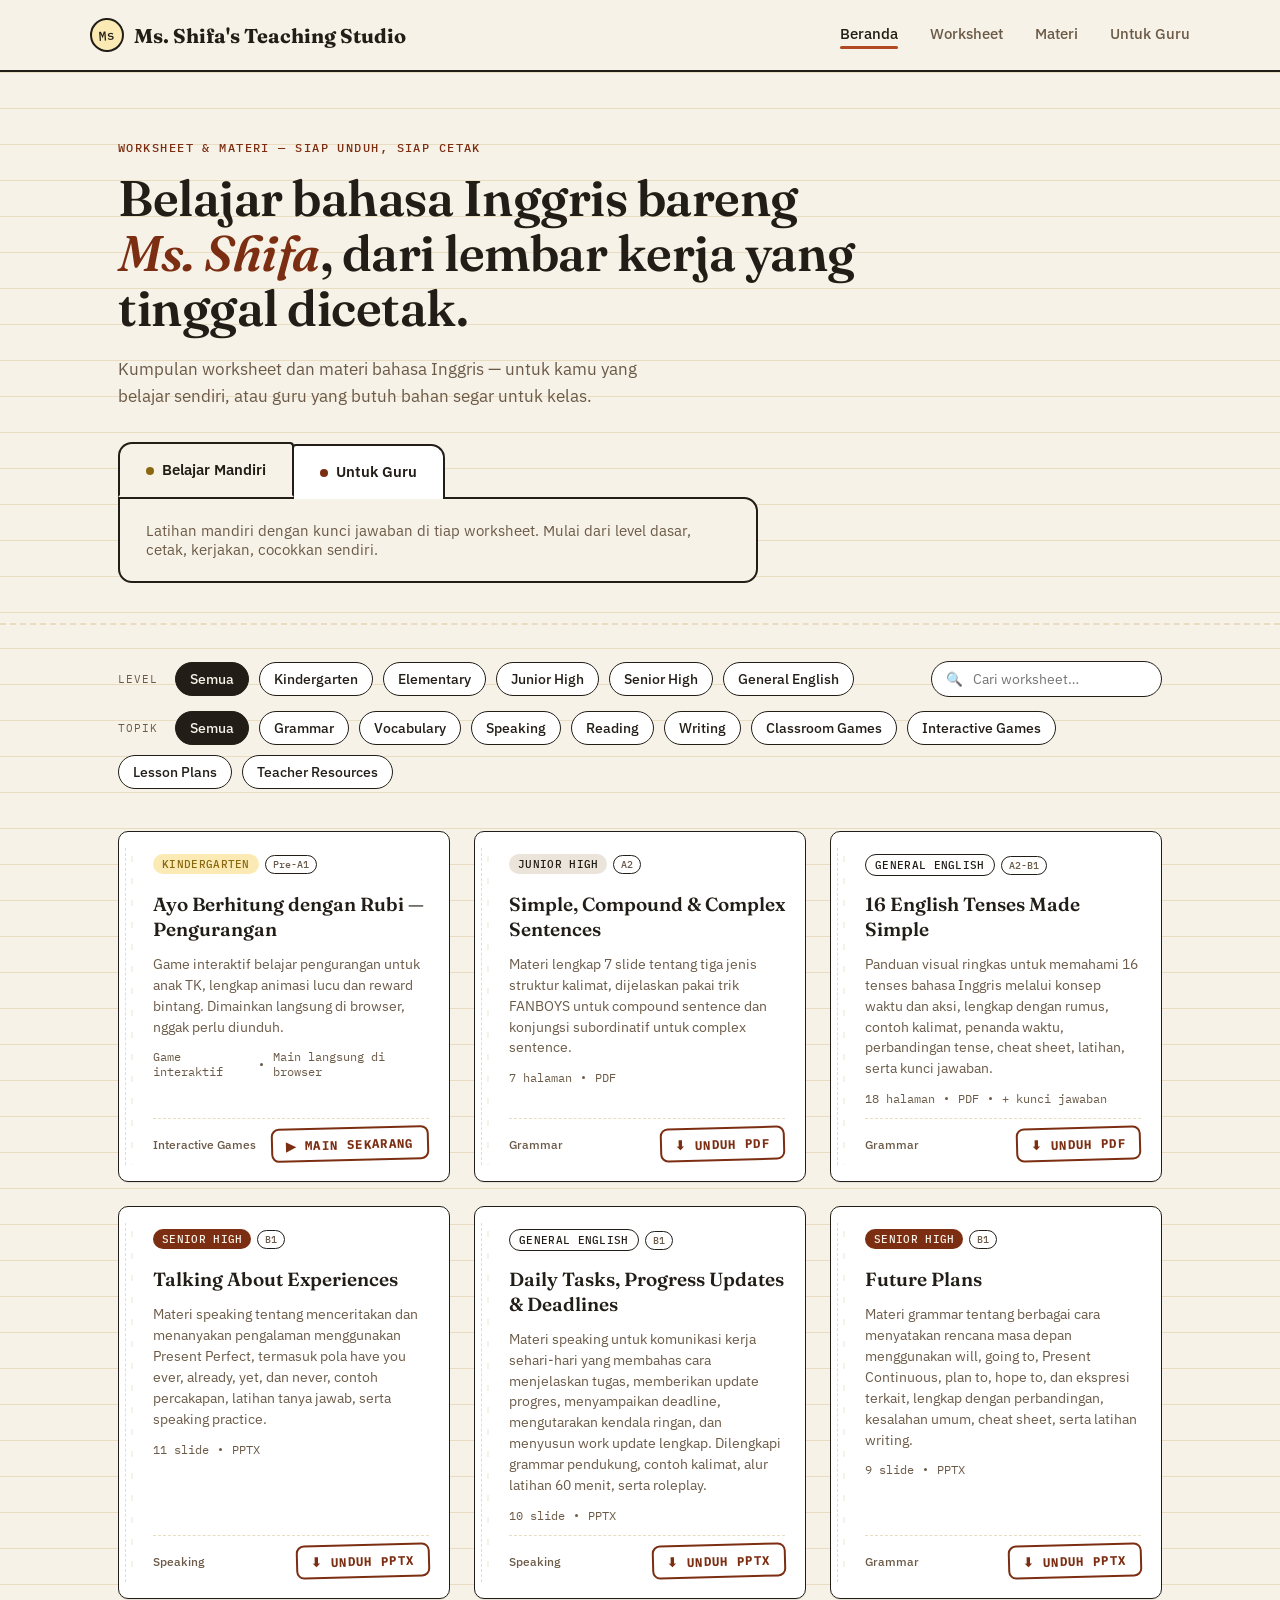
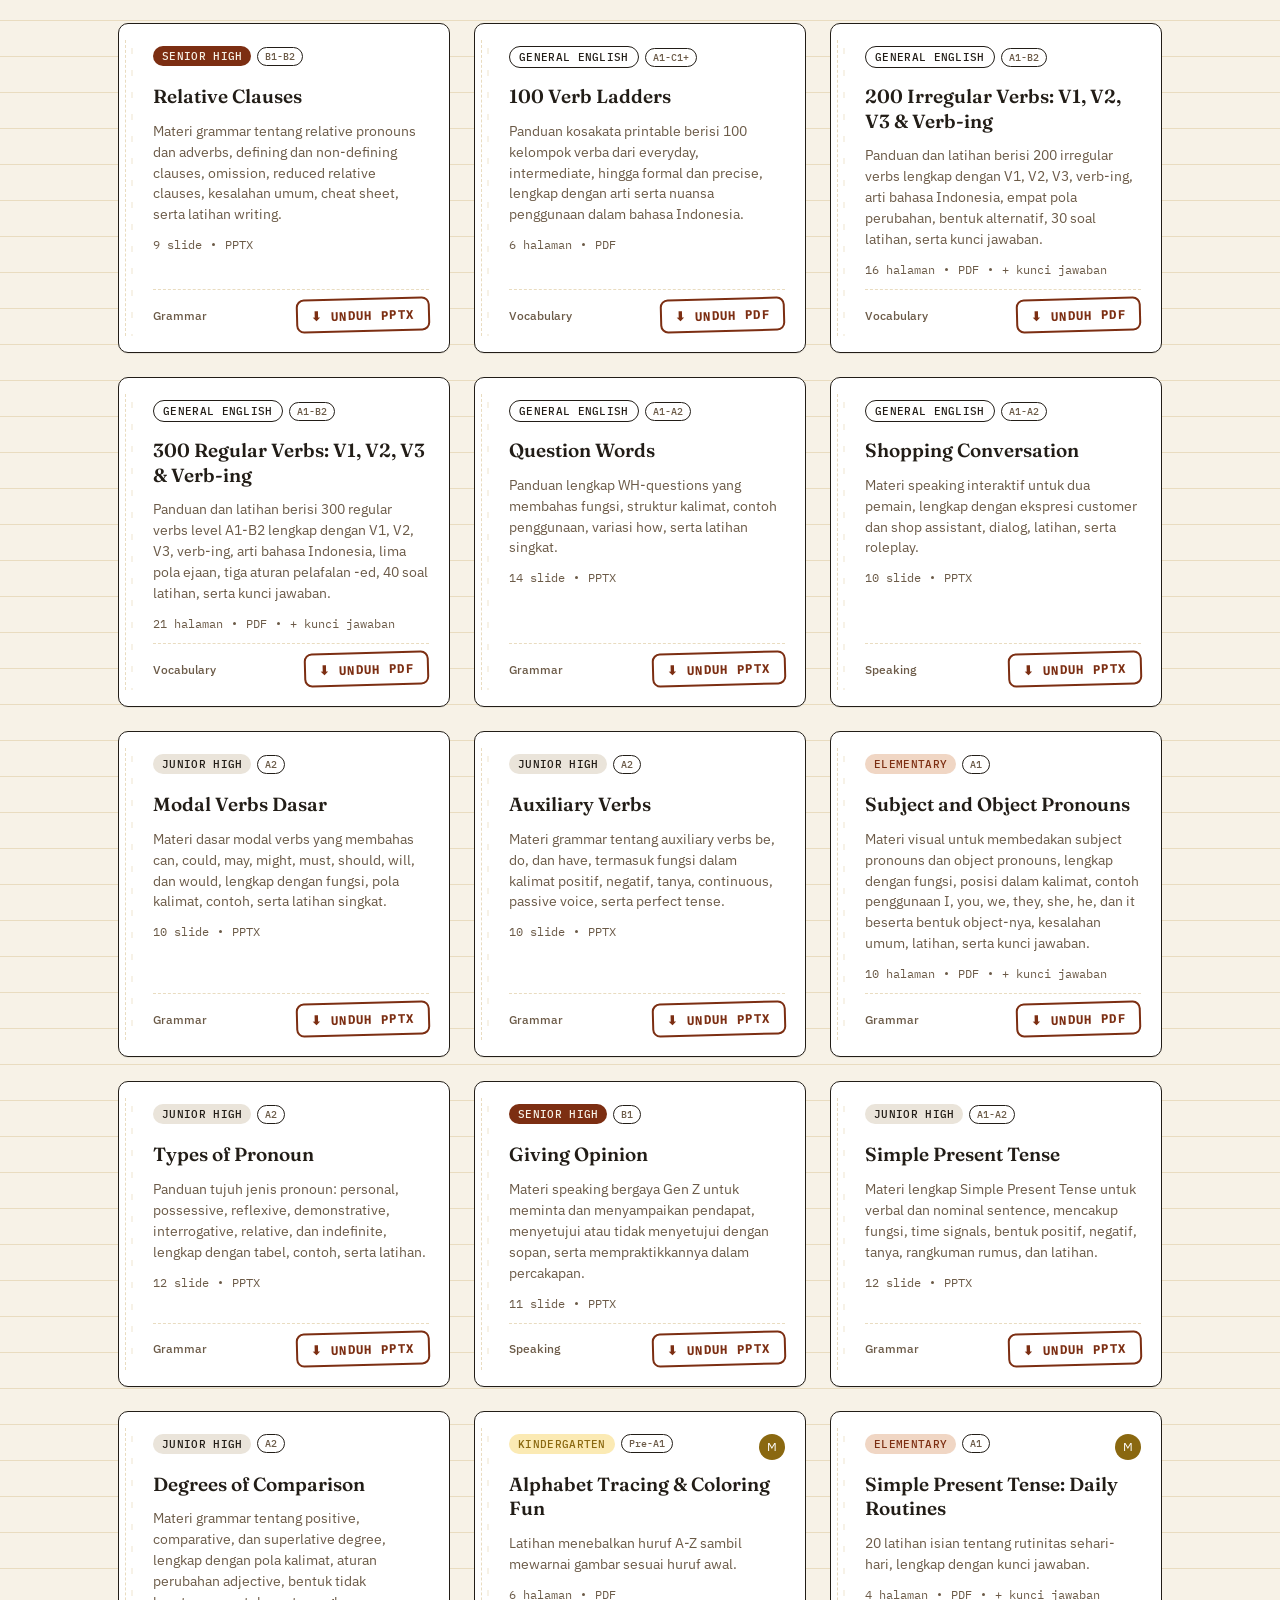
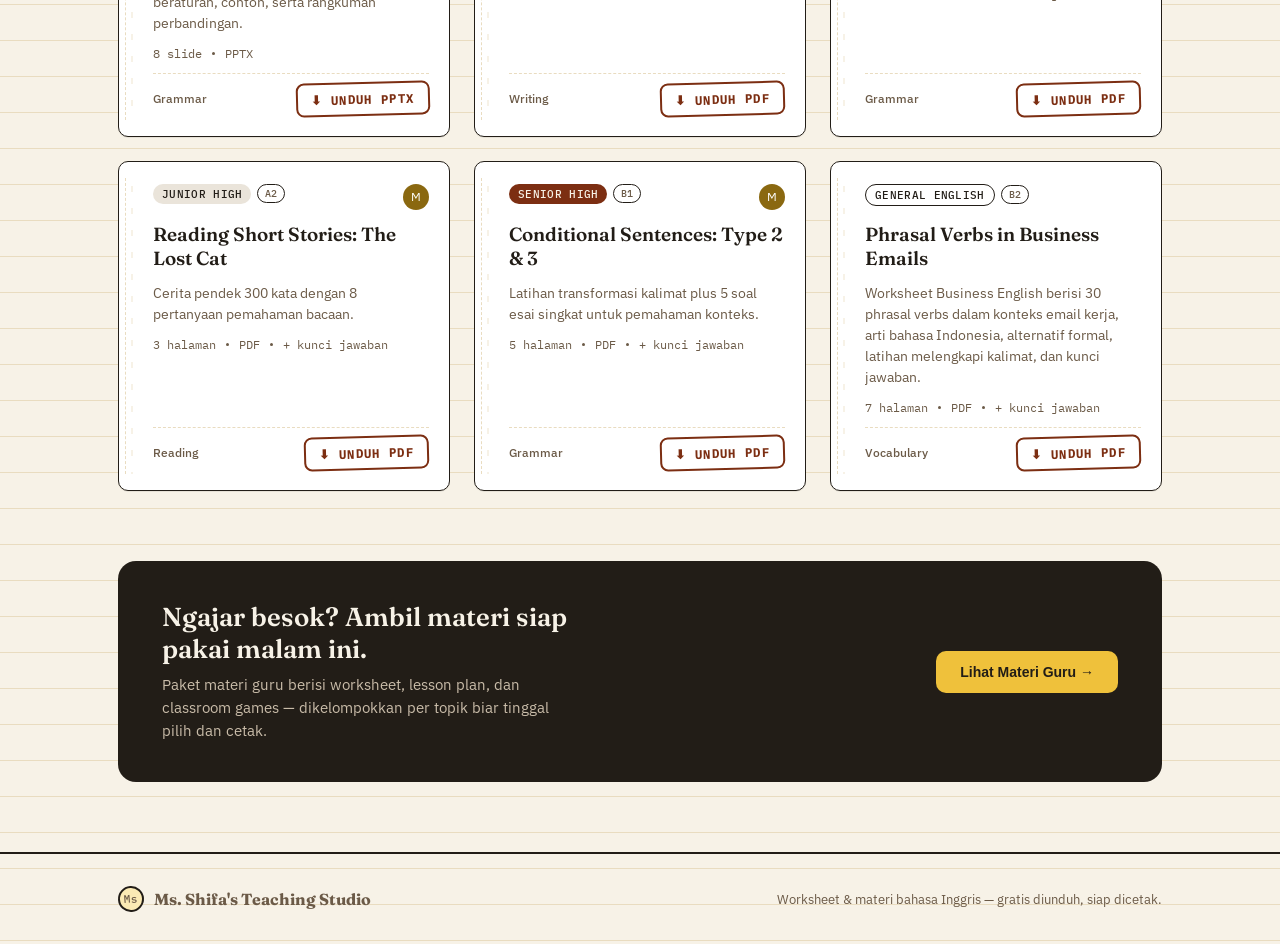
<file: index.html>
<!DOCTYPE html>
<html lang="id">
<head>
<meta charset="UTF-8">
<meta name="viewport" content="width=device-width, initial-scale=1.0">
<title>Ms. Shifa's Teaching Studio — Worksheet &amp; Materi Bahasa Inggris</title>
<link rel="preconnect" href="https://fonts.googleapis.com">
<link href="https://fonts.googleapis.com/css2?family=Fraunces:opsz,wght@9..144,400;9..144,600;9..144,700&family=IBM+Plex+Sans:wght@400;500;600;700&family=IBM+Plex+Mono:wght@400;500&display=swap" rel="stylesheet">
<link rel="stylesheet" href="assets/style.css">
</head>
<body>

<header>
  <div class="wrap header-inner">
    <div class="logo"><span class="mark">Ms</span> Ms. Shifa's Teaching Studio</div>
    <nav>
      <a href="#" class="active">Beranda</a>
      <a href="#worksheet-list">Worksheet</a>
      <a href="#">Materi</a>
      <a href="#">Untuk Guru</a>
    </nav>
  </div>
</header>

<section class="hero">
  <div class="wrap">
    <span class="eyebrow">Worksheet &amp; materi — siap unduh, siap cetak</span>
    <h1 class="hero-title">Belajar bahasa Inggris bareng <em>Ms. Shifa</em>, dari lembar kerja yang tinggal dicetak.</h1>
    <p class="hero-sub">Kumpulan worksheet dan materi bahasa Inggris — untuk kamu yang belajar sendiri, atau guru yang butuh bahan segar untuk kelas.</p>

    <div class="audience-tabs">
      <div class="tab selected" data-aud="mandiri"><span class="tag-dot"></span>Belajar Mandiri</div>
      <div class="tab" data-aud="guru"><span class="tag-dot"></span>Untuk Guru</div>
    </div>
    <div class="tab-panel" id="tabPanel">
      Latihan mandiri dengan kunci jawaban di tiap worksheet. Mulai dari level dasar, cetak, kerjakan, cocokkan sendiri.
    </div>
  </div>
</section>

<section class="filter-section" id="worksheet-list">
  <div class="wrap">
    <div class="filter-row" data-filter-group="level">
      <span class="filter-label">Level</span>
      <div class="chip active" data-value="all">Semua</div>
      <div class="chip" data-value="kindergarten">Kindergarten</div>
      <div class="chip" data-value="elementary">Elementary</div>
      <div class="chip" data-value="junior-high">Junior High</div>
      <div class="chip" data-value="senior-high">Senior High</div>
      <div class="chip" data-value="general">General English</div>
      <div class="searchbar">🔍 <input id="searchInput" type="text" placeholder="Cari worksheet…"></div>
    </div>
    <div class="filter-row" data-filter-group="topic">
      <span class="filter-label">Topik</span>
      <div class="chip active" data-value="all">Semua</div>
      <div class="chip" data-value="grammar">Grammar</div>
      <div class="chip" data-value="vocabulary">Vocabulary</div>
      <div class="chip" data-value="speaking">Speaking</div>
      <div class="chip" data-value="reading">Reading</div>
      <div class="chip" data-value="writing">Writing</div>
      <div class="chip" data-value="games">Classroom Games</div>
      <div class="chip" data-value="interactive-games">Interactive Games</div>
      <div class="chip" data-value="lesson-plans">Lesson Plans</div>
      <div class="chip" data-value="teacher-resources">Teacher Resources</div>
    </div>
  </div>
</section>

<section class="grid-section">
  <div class="wrap">
    <div class="grid" id="grid">
      <!-- Worksheet cards dirender otomatis oleh script.js dari data/worksheets.json -->
    </div>
  </div>
</section>

<div class="wrap">
  <div class="teacher-strip">
    <div>
      <h2>Ngajar besok? Ambil materi siap pakai malam ini.</h2>
      <p>Paket materi guru berisi worksheet, lesson plan, dan classroom games — dikelompokkan per topik biar tinggal pilih dan cetak.</p>
    </div>
    <button class="btn-mustard" onclick="document.querySelector('[data-aud=guru]').click()">Lihat Materi Guru →</button>
  </div>
</div>

<footer>
  <div class="wrap footer-inner">
    <div class="logo"><span class="mark" style="width:26px;height:26px;font-size:11px;">Ms</span> Ms. Shifa's Teaching Studio</div>
    <div>Worksheet &amp; materi bahasa Inggris — gratis diunduh, siap dicetak.</div>
  </div>
</footer>

<script src="assets/script.js"></script>
</body>
</html>
</file>
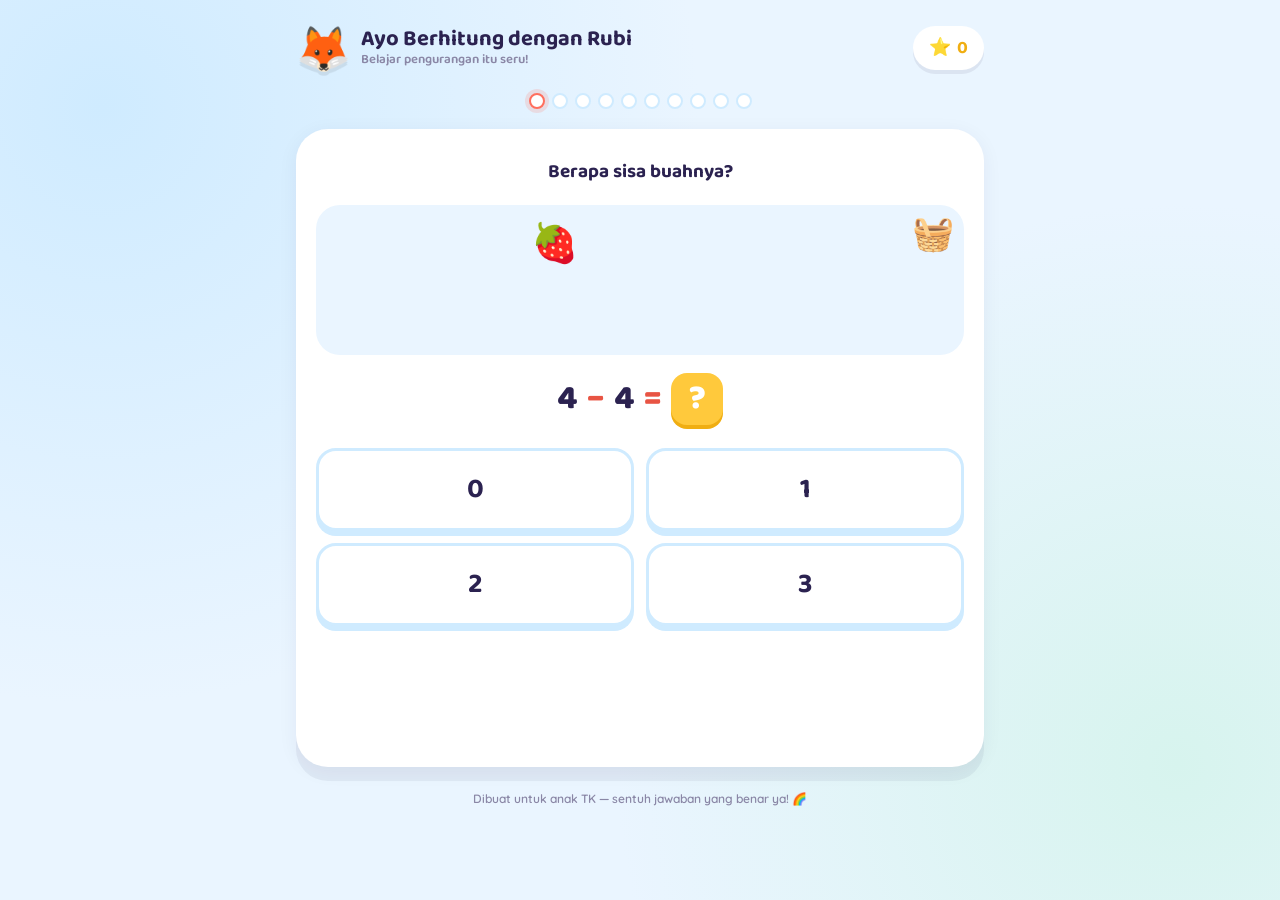
<file: games/pengurangan-rubi.html>
<!DOCTYPE html>
<html lang="id">
<head>
<meta charset="UTF-8">
<meta name="viewport" content="width=device-width, initial-scale=1.0, maximum-scale=1">
<title>Ayo Berhitung dengan Rubi 🦊</title>
<link rel="preconnect" href="https://fonts.googleapis.com">
<link rel="preconnect" href="https://fonts.gstatic.com" crossorigin>
<link href="https://fonts.googleapis.com/css2?family=Baloo+2:wght@500;600;700;800&family=Quicksand:wght@500;600;700&display=swap" rel="stylesheet">
<style>
  :root{
    --sky:#EAF5FF;
    --sky-deep:#CFEBFF;
    --coral:#FF6F5E;
    --coral-dark:#E85443;
    --yellow:#FFC93C;
    --yellow-dark:#F0AE12;
    --mint:#3FBFAE;
    --mint-dark:#2FA394;
    --grape:#8B6FD6;
    --ink:#2B2250;
    --white:#FFFFFF;
    --gray:#8A87A6;
  }
  *{box-sizing:border-box;}
  html,body{
    margin:0;
    padding:0;
    min-height:100vh;
    background:
      radial-gradient(circle at 8% 12%, var(--sky-deep) 0%, transparent 42%),
      radial-gradient(circle at 92% 85%, #D7F4EE 0%, transparent 40%),
      var(--sky);
    font-family:'Quicksand', sans-serif;
    color:var(--ink);
    overflow-x:hidden;
  }
  .cloud{
    position:absolute;
    background:#fff;
    border-radius:50%;
    opacity:0.7;
    filter:blur(0.5px);
  }
  .app{
    max-width:720px;
    margin:0 auto;
    padding:20px 16px 60px;
    position:relative;
    z-index:1;
  }

  /* HEADER */
  header{
    display:flex;
    align-items:center;
    justify-content:space-between;
    gap:12px;
    margin-bottom:18px;
  }
  .brand{
    display:flex;
    align-items:center;
    gap:10px;
  }
  .mascot{
    font-size:44px;
    filter:drop-shadow(0 4px 0 rgba(0,0,0,0.08));
    animation:bob 3s ease-in-out infinite;
  }
  @keyframes bob{
    0%,100%{transform:translateY(0) rotate(-3deg);}
    50%{transform:translateY(-6px) rotate(3deg);}
  }
  h1{
    font-family:'Baloo 2', cursive;
    font-size:22px;
    margin:0;
    line-height:1.1;
    color:var(--ink);
  }
  h1 span{
    display:block;
    font-size:13px;
    font-weight:600;
    color:var(--gray);
    margin-top:2px;
  }
  .stars{
    display:flex;
    align-items:center;
    gap:6px;
    background:var(--white);
    border-radius:999px;
    padding:8px 16px;
    box-shadow:0 4px 0 rgba(43,34,80,0.08);
    font-family:'Baloo 2', cursive;
    font-weight:700;
    font-size:18px;
    color:var(--yellow-dark);
  }

  /* PROGRESS DOTS */
  .progress{
    display:flex;
    justify-content:center;
    gap:7px;
    margin-bottom:20px;
    flex-wrap:wrap;
  }
  .dot{
    width:16px;height:16px;
    border-radius:50%;
    background:#fff;
    border:2.5px solid var(--sky-deep);
    transition:all .3s ease;
  }
  .dot.done{
    background:var(--mint);
    border-color:var(--mint-dark);
    transform:scale(1.1);
  }
  .dot.current{
    border-color:var(--coral);
    box-shadow:0 0 0 4px rgba(255,111,94,0.18);
  }

  /* MAIN CARD */
  .card{
    background:var(--white);
    border-radius:32px;
    padding:28px 20px 32px;
    box-shadow:0 14px 0 rgba(43,34,80,0.06), 0 4px 20px rgba(43,34,80,0.06);
    position:relative;
    overflow:hidden;
  }
  .prompt{
    text-align:center;
    font-family:'Baloo 2', cursive;
    font-weight:700;
    font-size:19px;
    color:var(--ink);
    margin:0 0 18px;
  }
  .prompt b{color:var(--coral-dark);}

  .stage{
    background:var(--sky);
    border-radius:24px;
    padding:18px 14px 14px;
    min-height:150px;
    display:flex;
    flex-wrap:wrap;
    align-content:flex-start;
    gap:10px;
    justify-content:center;
    margin-bottom:16px;
    position:relative;
  }
  .obj{
    font-size:38px;
    line-height:1;
    transition: transform .5s cubic-bezier(.5,-0.4,.5,1.4), opacity .5s ease;
    user-select:none;
  }
  .obj.taken{
    transform: translate(160px,-90px) scale(0.3) rotate(25deg);
    opacity:0;
  }
  .basket{
    position:absolute;
    right:10px;
    top:6px;
    font-size:34px;
    opacity:0.9;
  }
  .removed-tag{
    position:absolute;
    right:12px;
    top:44px;
    background:var(--coral);
    color:#fff;
    font-family:'Baloo 2', cursive;
    font-weight:700;
    font-size:13px;
    padding:3px 10px;
    border-radius:999px;
    opacity:0;
    transition:opacity .4s ease;
  }
  .removed-tag.show{opacity:1;}

  .equation{
    display:flex;
    align-items:center;
    justify-content:center;
    gap:10px;
    font-family:'Baloo 2', cursive;
    font-weight:800;
    font-size:34px;
    color:var(--ink);
    margin:14px 0 22px;
    flex-wrap:wrap;
  }
  .equation .op{color:var(--coral-dark);}
  .qmark{
    display:inline-flex;
    align-items:center;
    justify-content:center;
    width:52px;height:52px;
    background:var(--yellow);
    border-radius:16px;
    color:#fff;
    box-shadow:0 4px 0 var(--yellow-dark);
  }

  .choices{
    display:grid;
    grid-template-columns:1fr 1fr;
    gap:12px;
  }
  .choice{
    font-family:'Baloo 2', cursive;
    font-weight:700;
    font-size:28px;
    color:var(--ink);
    background:#fff;
    border:3px solid var(--sky-deep);
    border-radius:20px;
    padding:16px 0;
    cursor:pointer;
    box-shadow:0 5px 0 var(--sky-deep);
    transition:transform .12s ease, box-shadow .12s ease, background .2s ease, border-color .2s ease;
  }
  .choice:active{
    transform:translateY(3px);
    box-shadow:0 2px 0 var(--sky-deep);
  }
  .choice.correct{
    background:var(--mint);
    border-color:var(--mint-dark);
    color:#fff;
    box-shadow:0 5px 0 var(--mint-dark);
  }
  .choice.wrong{
    background:var(--coral);
    border-color:var(--coral-dark);
    color:#fff;
    box-shadow:0 5px 0 var(--coral-dark);
    animation:shake .4s ease;
  }
  .choice.disabled{
    pointer-events:none;
    opacity:0.55;
  }
  @keyframes shake{
    0%,100%{transform:translateX(0);}
    20%{transform:translateX(-8px);}
    40%{transform:translateX(8px);}
    60%{transform:translateX(-6px);}
    80%{transform:translateX(6px);}
  }

  .feedback{
    text-align:center;
    font-family:'Baloo 2', cursive;
    font-weight:700;
    font-size:17px;
    min-height:26px;
    margin-top:16px;
    color:var(--mint-dark);
  }
  .feedback.bad{color:var(--coral-dark);}

  .next-btn{
    display:block;
    margin:14px auto 0;
    font-family:'Baloo 2', cursive;
    font-weight:700;
    font-size:16px;
    color:#fff;
    background:var(--grape);
    border:none;
    border-radius:999px;
    padding:12px 26px;
    box-shadow:0 5px 0 #6E54B5;
    cursor:pointer;
    opacity:0;
    pointer-events:none;
    transition:opacity .3s ease;
  }
  .next-btn.show{opacity:1;pointer-events:auto;}
  .next-btn:active{transform:translateY(3px);box-shadow:0 2px 0 #6E54B5;}

  /* DONE SCREEN */
  .done-screen{
    display:none;
    text-align:center;
    padding:20px 6px;
  }
  .done-screen.show{display:block;}
  .done-screen .big-emoji{font-size:70px;}
  .done-screen h2{
    font-family:'Baloo 2', cursive;
    font-size:26px;
    margin:6px 0 4px;
  }
  .done-screen p{
    color:var(--gray);
    font-weight:600;
    margin:0 0 20px;
  }
  .restart-btn{
    font-family:'Baloo 2', cursive;
    font-weight:700;
    font-size:17px;
    color:#fff;
    background:var(--coral);
    border:none;
    border-radius:999px;
    padding:14px 30px;
    box-shadow:0 5px 0 var(--coral-dark);
    cursor:pointer;
  }
  .restart-btn:active{transform:translateY(3px);box-shadow:0 2px 0 var(--coral-dark);}

  .confetti{
    position:fixed;
    top:-20px;
    font-size:22px;
    pointer-events:none;
    animation: fall linear forwards;
    z-index:50;
  }
  @keyframes fall{
    to{ transform: translateY(110vh) rotate(360deg); opacity:0.2; }
  }

  footer{
    text-align:center;
    color:var(--gray);
    font-size:12px;
    font-weight:600;
    margin-top:24px;
  }

  @media (max-width:420px){
    .obj{font-size:32px;}
    .equation{font-size:28px;}
    .choice{font-size:24px;}
  }
</style>
</head>
<body>

<div class="app">
  <header>
    <div class="brand">
      <div class="mascot">🦊</div>
      <h1>Ayo Berhitung dengan Rubi<span>Belajar pengurangan itu seru!</span></h1>
    </div>
    <div class="stars">⭐ <span id="starCount">0</span></div>
  </header>

  <div class="progress" id="progress"></div>

  <div class="card" id="gameCard">
    <p class="prompt" id="promptText">Berapa sisa buahnya?</p>

    <div class="stage" id="stage">
      <div class="basket">🧺</div>
      <div class="removed-tag" id="removedTag"></div>
    </div>

    <div class="equation">
      <span id="eqA">5</span>
      <span class="op">−</span>
      <span id="eqB">2</span>
      <span class="op">=</span>
      <span class="qmark">?</span>
    </div>

    <div class="choices" id="choices"></div>

    <p class="feedback" id="feedback">&nbsp;</p>
    <button class="next-btn" id="nextBtn">Soal berikutnya ➜</button>
  </div>

  <div class="done-screen" id="doneScreen">
    <div class="big-emoji">🏆</div>
    <h2>Hebat sekali!</h2>
    <p id="doneMsg">Kamu berhasil menyelesaikan semua soal!</p>
    <button class="restart-btn" id="restartBtn">Main lagi dari awal</button>
  </div>

  <footer>Dibuat untuk anak TK — sentuh jawaban yang benar ya! 🌈</footer>
</div>

<script>
(function(){
  const TOTAL = 10;
  const objectSets = ["🍎","🍌","🍊","🍓","🎈","⭐","🐟","🍬","🌸","🧸"];

  let state = {
    index: 0,
    stars: 0,
    a: 0,
    b: 0,
    answered: false
  };

  const progressEl = document.getElementById('progress');
  const stageEl = document.getElementById('stage');
  const eqA = document.getElementById('eqA');
  const eqB = document.getElementById('eqB');
  const choicesEl = document.getElementById('choices');
  const feedbackEl = document.getElementById('feedback');
  const nextBtn = document.getElementById('nextBtn');
  const starCountEl = document.getElementById('starCount');
  const removedTag = document.getElementById('removedTag');
  const gameCard = document.getElementById('gameCard');
  const doneScreen = document.getElementById('doneScreen');
  const restartBtn = document.getElementById('restartBtn');
  const doneMsg = document.getElementById('doneMsg');

  function buildProgress(){
    progressEl.innerHTML = '';
    for(let i=0;i<TOTAL;i++){
      const d = document.createElement('div');
      d.className = 'dot';
      d.id = 'dot-'+i;
      progressEl.appendChild(d);
    }
  }

  function updateProgressUI(){
    for(let i=0;i<TOTAL;i++){
      const d = document.getElementById('dot-'+i);
      d.classList.remove('current','done');
      if(i < state.index) d.classList.add('done');
      if(i === state.index) d.classList.add('current');
    }
  }

  function randInt(min,max){
    return Math.floor(Math.random()*(max-min+1))+min;
  }

  function newProblem(){
    state.answered = false;
    feedbackEl.textContent = '\u00A0';
    feedbackEl.classList.remove('bad');
    nextBtn.classList.remove('show');
    removedTag.classList.remove('show');

    const a = randInt(4,9);
    const b = randInt(1, Math.min(a,5));
    state.a = a;
    state.b = b;
    const answer = a - b;

    eqA.textContent = a;
    eqB.textContent = b;

    const emoji = objectSets[randInt(0,objectSets.length-1)];
    stageEl.querySelectorAll('.obj').forEach(el=>el.remove());
    for(let i=0;i<a;i++){
      const s = document.createElement('span');
      s.className = 'obj';
      s.textContent = emoji;
      s.dataset.idx = i;
      stageEl.appendChild(s);
    }

    setTimeout(()=>{
      const objs = Array.from(stageEl.querySelectorAll('.obj'));
      for(let i=0;i<b;i++){
        setTimeout(()=>{
          if(objs[objs.length-1-i]){
            objs[objs.length-1-i].classList.add('taken');
          }
          if(i === b-1){
            setTimeout(()=>{
              removedTag.textContent = 'diambil ' + b;
              removedTag.classList.add('show');
            },300);
          }
        }, i*350);
      }
    }, 500);

    buildChoices(answer, a);
  }

  function buildChoices(answer, maxVal){
    choicesEl.innerHTML = '';
    const opts = new Set([answer]);
    while(opts.size < 4){
      let delta = randInt(-2,2);
      let candidate = answer + delta;
      if(candidate < 0) candidate = answer + Math.abs(delta) + 1;
      if(candidate > maxVal) candidate = Math.max(0, answer - Math.abs(delta) - 1);
      if(candidate < 0 || candidate > maxVal) candidate = randInt(0,maxVal);
      opts.add(candidate);
    }
    const arr = Array.from(opts);
    // shuffle
    for(let i=arr.length-1;i>0;i--){
      const j = Math.floor(Math.random()*(i+1));
      [arr[i],arr[j]] = [arr[j],arr[i]];
    }
    arr.forEach(val=>{
      const btn = document.createElement('button');
      btn.className = 'choice';
      btn.textContent = val;
      btn.addEventListener('click', ()=>handleChoice(btn, val, answer));
      choicesEl.appendChild(btn);
    });
  }

  function handleChoice(btn, val, answer){
    if(state.answered) return;
    if(val === answer){
      state.answered = true;
      btn.classList.add('correct');
      feedbackEl.textContent = 'Betul sekali! Kamu hebat! 🎉';
      feedbackEl.classList.remove('bad');
      state.stars++;
      starCountEl.textContent = state.stars;
      launchConfetti();
      document.querySelectorAll('.choice').forEach(c=>c.classList.add('disabled'));
      nextBtn.classList.add('show');
    } else {
      btn.classList.add('wrong');
      btn.classList.add('disabled');
      feedbackEl.textContent = 'Hampir! Coba hitung lagi ya 🙂';
      feedbackEl.classList.add('bad');
      setTimeout(()=>btn.classList.remove('wrong'), 450);
    }
  }

  function launchConfetti(){
    const emojis = ['⭐','🎉','🌟','✨'];
    for(let i=0;i<16;i++){
      const c = document.createElement('div');
      c.className = 'confetti';
      c.textContent = emojis[randInt(0,emojis.length-1)];
      c.style.left = randInt(2,98)+'vw';
      c.style.animationDuration = (1.6+Math.random()*1.2)+'s';
      document.body.appendChild(c);
      setTimeout(()=>c.remove(), 3000);
    }
  }

  nextBtn.addEventListener('click', ()=>{
    state.index++;
    updateProgressUI();
    if(state.index >= TOTAL){
      gameCard.style.display = 'none';
      doneScreen.classList.add('show');
      doneMsg.textContent = 'Kamu mengumpulkan ' + state.stars + ' dari ' + TOTAL + ' bintang. Keren banget!';
    } else {
      newProblem();
    }
  });

  restartBtn.addEventListener('click', ()=>{
    state.index = 0;
    state.stars = 0;
    starCountEl.textContent = 0;
    doneScreen.classList.remove('show');
    gameCard.style.display = 'block';
    buildProgress();
    updateProgressUI();
    newProblem();
  });

  buildProgress();
  updateProgressUI();
  newProblem();
})();
</script>

</body>
</html>
</file>
<file: assets/style.css>
:root{
  --paper:#F7F2E7;
  --paper-line:#E9DCC0;
  --ink:#221D17;
  --ink-soft:#6B5A47;
  --rust:#B14A22;
  --rust-deep:#7C2E12;
  --rust-soft:#F0D6C4;
  --mustard:#EFC13B;
  --mustard-deep:#8A6810;
  --mustard-soft:#FBEAB4;
  --card-bg:#FFFFFF;
  --shadow: 0 1px 0 rgba(34,29,23,0.08);
}
*{box-sizing:border-box;}
body{
  margin:0;
  background:var(--paper);
  background-image: linear-gradient(var(--paper-line) 1px, transparent 1px);
  background-size: 100% 36px;
  color:var(--ink);
  font-family:'IBM Plex Sans', sans-serif;
  -webkit-font-smoothing:antialiased;
}
a{text-decoration:none;color:inherit;}
.wrap{max-width:1100px;margin:0 auto;padding:0 28px;}

header{background:var(--paper); border-bottom:2px solid var(--ink); position:sticky; top:0; z-index:50;}
.header-inner{display:flex; align-items:center; justify-content:space-between; padding:18px 0;}
.logo{display:flex; align-items:center; gap:10px; font-family:'Fraunces', serif; font-weight:700; font-size:20px;}
.logo .mark{width:34px; height:34px; border:2px solid var(--ink); border-radius:50%; display:flex; align-items:center; justify-content:center; font-family:'IBM Plex Mono', monospace; font-size:13px; font-weight:500; transform: rotate(-4deg); background:var(--mustard-soft);}
nav{display:flex; gap:32px; font-size:15px; font-weight:500;}
nav a{position:relative; padding-bottom:4px; color:var(--ink-soft);}
nav a.active{color:var(--ink);}
nav a.active::after{content:""; position:absolute; left:0; right:0; bottom:-2px; height:3px; background:var(--rust); border-radius:2px;}

.hero{padding:64px 0 40px; border-bottom:2px dashed var(--paper-line);}
.eyebrow{font-family:'IBM Plex Mono', monospace; font-size:12px; letter-spacing:.12em; text-transform:uppercase; color:var(--rust-deep); font-weight:500; display:inline-block; margin-bottom:16px;}
h1.hero-title{font-family:'Fraunces', serif; font-weight:600; font-size:50px; line-height:1.1; margin:0 0 20px; max-width:760px; letter-spacing:-0.01em;}
h1.hero-title em{font-style:italic; color:var(--rust-deep); font-weight:600;}
.hero-sub{font-size:17px; color:var(--ink-soft); max-width:520px; line-height:1.6; margin-bottom:32px;}

.audience-tabs{display:flex; gap:0; margin-top:8px;}
.tab{padding:16px 26px; cursor:pointer; font-weight:600; font-size:15px; border:2px solid var(--ink); border-bottom:none; background:#fff; margin-right:-2px; position:relative; top:2px; transition: top .15s ease;}
.tab:first-child{border-radius:14px 4px 0 0;}
.tab:last-child{border-radius:4px 14px 0 0;}
.tab.selected{top:0; background:var(--paper); border-bottom:2px solid var(--paper); z-index:2;}
.tab .tag-dot{display:inline-block; width:8px; height:8px; border-radius:50%; margin-right:8px;}
.tab[data-aud="mandiri"] .tag-dot{background:var(--mustard-deep);}
.tab[data-aud="guru"] .tag-dot{background:var(--rust-deep);}
.tab-panel{border:2px solid var(--ink); border-radius:0 14px 14px 14px; background:var(--paper); padding:22px 26px; font-size:14.5px; color:var(--ink-soft); max-width:640px;}

.filter-section{padding:36px 0 8px;}
.filter-row{display:flex; flex-wrap:wrap; gap:10px; align-items:center; margin-bottom:14px;}
.filter-label{font-family:'IBM Plex Mono', monospace; font-size:11px; text-transform:uppercase; letter-spacing:.1em; color:var(--ink-soft); margin-right:6px;}
.chip{padding:7px 14px; border:1.5px solid var(--ink); border-radius:20px; font-size:13.5px; font-weight:500; background:#fff; cursor:pointer;}
.chip.active{background:var(--ink); color:var(--paper); border-color:var(--ink);}
.searchbar{display:flex; align-items:center; gap:8px; margin-left:auto; border:1.5px solid var(--ink); border-radius:20px; padding:7px 14px; background:#fff; font-size:13.5px; color:var(--ink-soft); min-width:220px;}
.searchbar input{border:none; outline:none; background:transparent; font-size:13.5px; width:100%; font-family:'IBM Plex Sans', sans-serif; color:var(--ink);}

.grid-section{padding:20px 0 70px;}
.grid{display:grid; grid-template-columns:repeat(3, 1fr); gap:24px;}
.empty-state{grid-column:1/-1; text-align:center; padding:60px 20px; color:var(--ink-soft); font-size:14.5px;}
.card{background:var(--card-bg); border:1.5px solid var(--ink); border-radius:10px; padding:22px 20px 20px 34px; position:relative; box-shadow: var(--shadow); display:flex; flex-direction:column; gap:12px; transition: transform .15s ease, box-shadow .15s ease;}
.card:hover{transform:translateY(-3px); box-shadow:0 10px 20px rgba(34,29,23,0.12);}
.card::before{content:""; position:absolute; left:12px; top:16px; bottom:16px; width:2px; background-image: radial-gradient(circle, var(--paper) 3px, transparent 3.5px); background-size: 2px 22px; background-repeat: repeat-y;}
.card::after{content:""; position:absolute; left:6px; top:16px; bottom:16px; width:14px; border-left:1.5px dashed var(--paper-line);}
.card-top{display:flex; justify-content:space-between; align-items:flex-start; gap:8px;}
.badge-group{display:flex; align-items:center; gap:6px; flex-wrap:wrap;}
.badge{font-family:'IBM Plex Mono', monospace; font-size:10.5px; font-weight:500; padding:3px 9px; border-radius:12px; text-transform:uppercase; letter-spacing:.03em; white-space:nowrap;}
.badge.kindergarten{background:var(--mustard-soft); color:var(--mustard-deep);}
.badge.elementary{background:var(--rust-soft); color:var(--rust-deep);}
.badge.junior-high{background:#EAE4DA; color:var(--ink);}
.badge.senior-high{background:var(--rust-deep); color:var(--paper);}
.badge.general{background:#fff; color:var(--ink); border:1.3px solid var(--ink);}
.cefr-tag{font-family:'IBM Plex Mono', monospace; font-size:10px; font-weight:500; border:1.3px solid var(--ink); border-radius:10px; padding:2px 7px; color:var(--ink-soft); background:#fff;}
.aud-icon{width:26px; height:26px; border-radius:50%; display:flex; align-items:center; justify-content:center; font-size:12px; color:#fff; flex-shrink:0;}
.aud-icon.mandiri{background:var(--mustard-deep);}
.aud-icon.guru{background:var(--rust-deep);}
.card h3{font-family:'Fraunces', serif; font-weight:600; font-size:19px; margin:0; line-height:1.3;}
.card p.desc{font-size:13.5px; color:var(--ink-soft); line-height:1.55; margin:0;}
.card-meta{display:flex; align-items:center; gap:10px; font-size:12px; color:var(--ink-soft); font-family:'IBM Plex Mono', monospace;}
.dot-sep{width:3px; height:3px; border-radius:50%; background:var(--ink-soft);}
.card-bottom{margin-top:auto; display:flex; align-items:center; justify-content:space-between; padding-top:8px; border-top:1px dashed var(--paper-line);}
.topic-tag{font-size:12px; color:var(--ink-soft); font-weight:500; text-transform:capitalize;}
.stamp-btn{display:flex; align-items:center; gap:6px; border:2px solid var(--rust-deep); color:var(--rust-deep); font-weight:700; font-size:12.5px; padding:7px 13px; border-radius:8px; background:transparent; transform:rotate(-1.5deg); font-family:'IBM Plex Mono', monospace; letter-spacing:.03em; cursor:pointer;}
.stamp-btn:hover{background:var(--rust-deep); color:#fff;}

.teacher-strip{background:var(--ink); color:var(--paper); border-radius:18px; padding:40px 44px; display:flex; justify-content:space-between; align-items:center; margin-bottom:70px; gap:30px;}
.teacher-strip h2{font-family:'Fraunces', serif; font-size:26px; font-weight:600; margin:0 0 8px; max-width:420px;}
.teacher-strip p{color:#C9BCA9; font-size:14.5px; margin:0; max-width:420px; line-height:1.6;}
.btn-mustard{background:var(--mustard); color:var(--ink); font-weight:700; padding:13px 24px; border-radius:10px; font-size:14px; white-space:nowrap; border:none; cursor:pointer;}

footer{border-top:2px solid var(--ink); padding:32px 0; font-size:13px; color:var(--ink-soft);}
.footer-inner{display:flex; justify-content:space-between; align-items:center;}
.footer-inner .logo{font-size:16px;}

@media (max-width: 860px){
  .grid{grid-template-columns:repeat(2,1fr);}
  h1.hero-title{font-size:36px;}
  .teacher-strip{flex-direction:column; align-items:flex-start;}
}
@media (max-width: 560px){
  .grid{grid-template-columns:1fr;}
  nav{display:none;}
  .searchbar{display:none;}
  .header-inner{padding:14px 0;}
}
</file>
